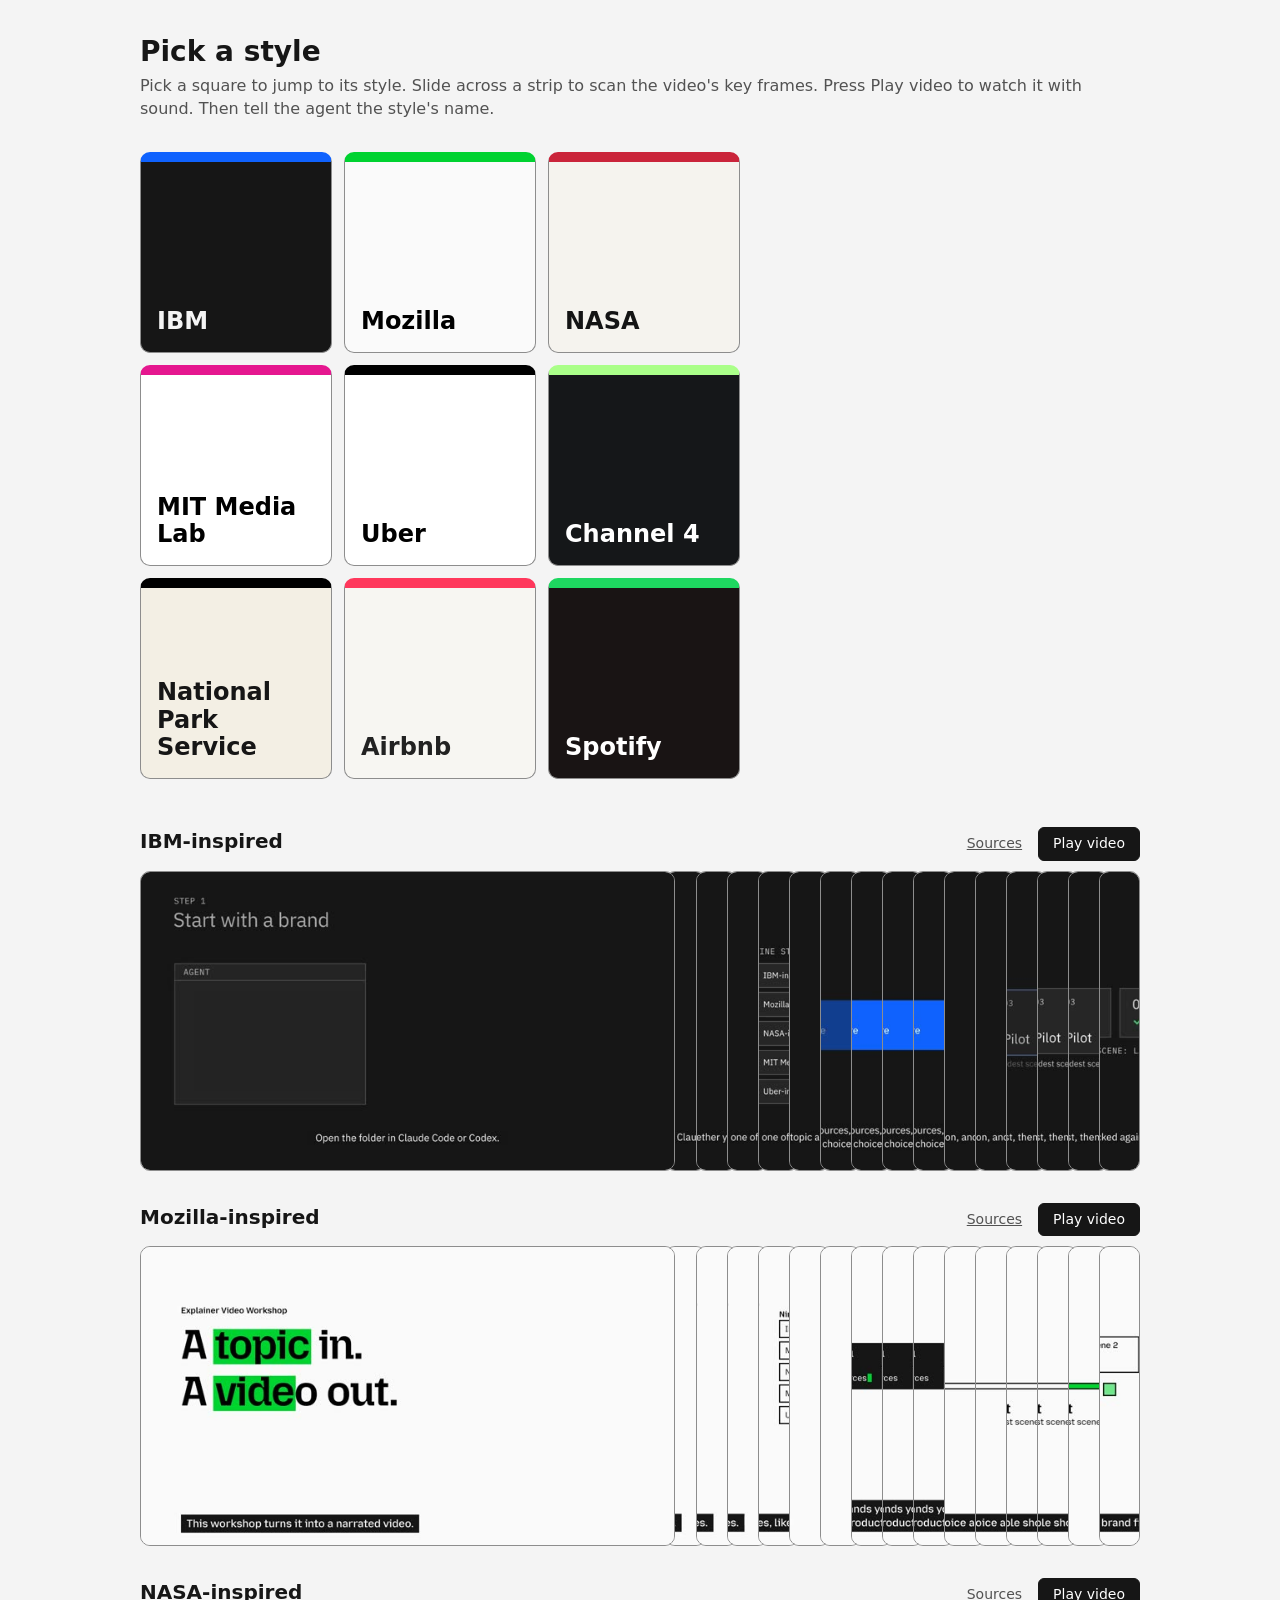
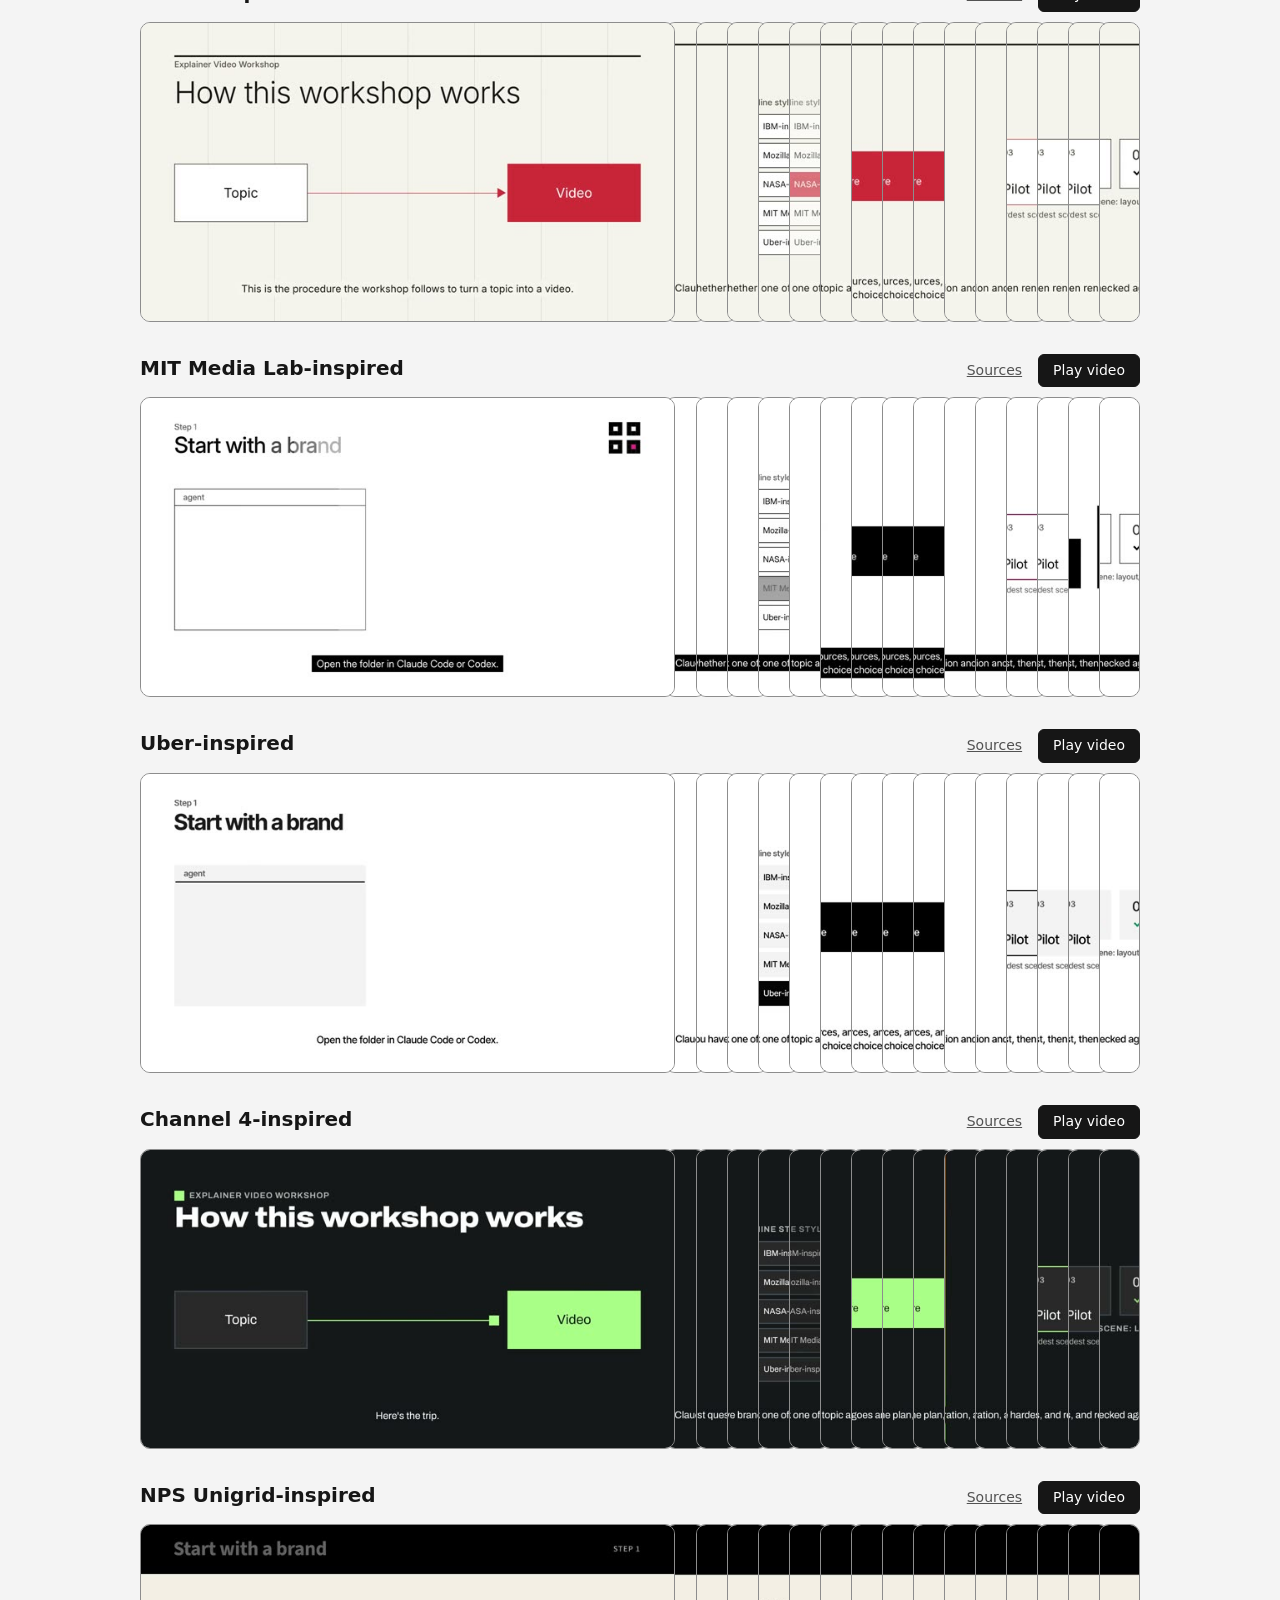
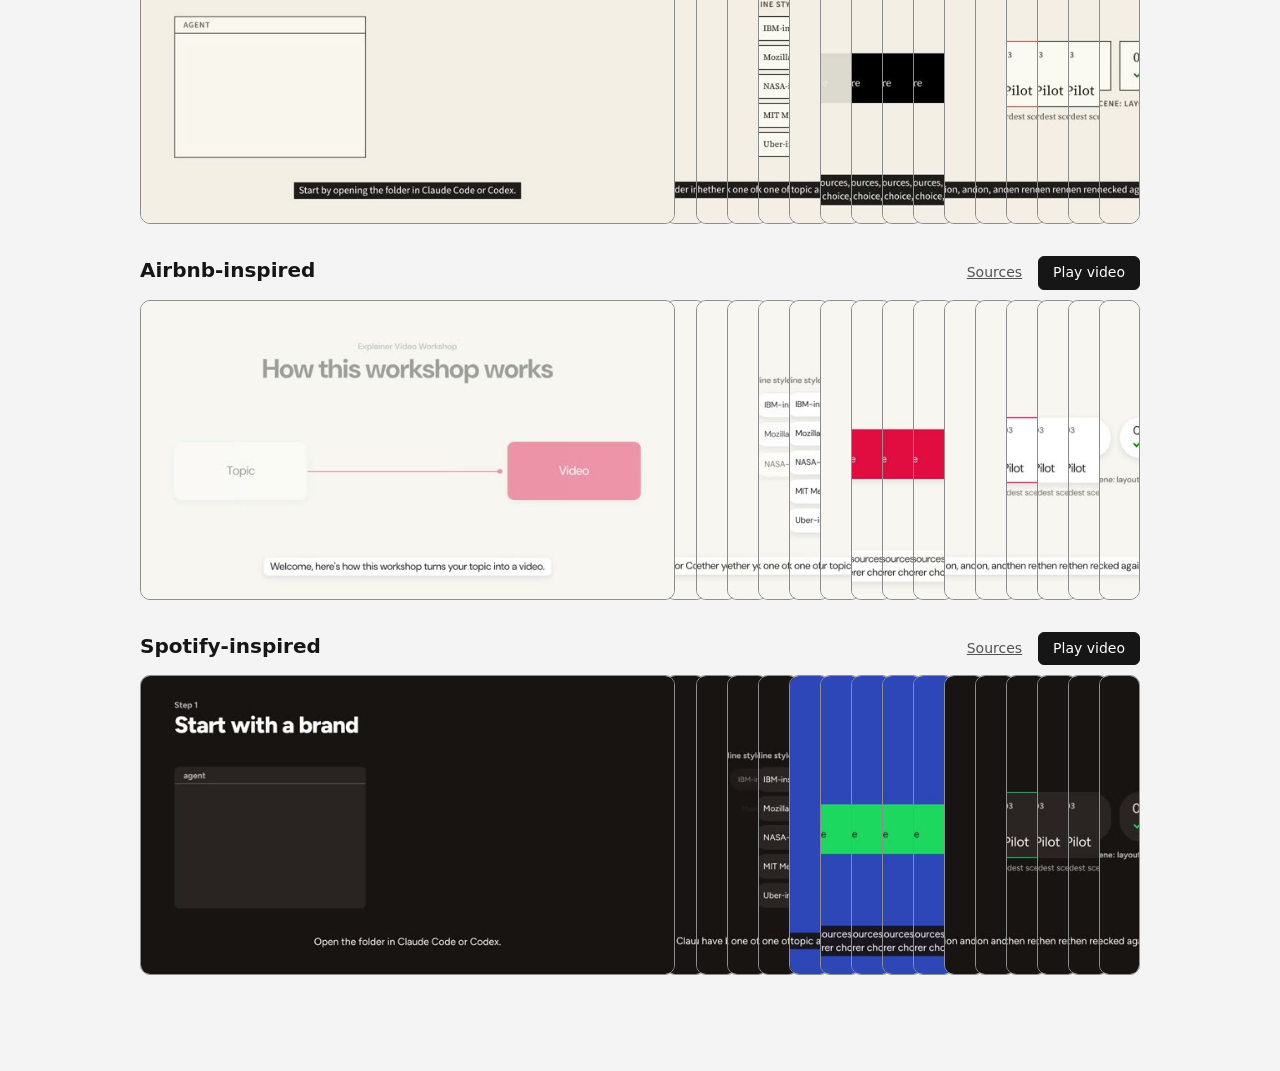
<file: brands/index.html>
<!doctype html>
<html lang="en">
<head>
<meta charset="utf-8">
<meta name="viewport" content="width=device-width, initial-scale=1">
<title>Explainer Video Workshop: pick a style</title>
<style>
  body { margin: 0; padding: 32px 16px 64px; font: 16px/1.4 system-ui, sans-serif; background: #f4f4f4; color: #161616; }
  main { max-width: 1000px; margin: 0 auto; }
  h1 { margin: 0 0 4px; font-size: 28px; }
  .lead { margin: 0 0 32px; color: #525252; }
  .card { margin: 0 0 32px; scroll-margin-top: 16px; }
  #tiles { display: grid; grid-template-columns: repeat(3, 1fr); gap: 12px; max-width: 600px; margin: 0 0 48px; }
  .tile { display: flex; align-items: flex-end; aspect-ratio: 1; padding: 16px; border: 1px solid #8d8d8d; border-top: 10px solid; border-radius: 10px; font-size: clamp(15px, 3.4vw, 24px); font-weight: 600; line-height: 1.15; text-decoration: none; }
  .tile:hover { transform: translateY(-2px); }
  html { scroll-behavior: smooth; }
  .card-head { display: flex; flex-wrap: wrap; align-items: baseline; gap: 8px 16px; margin: 0 0 10px; }
  .card-head h2 { margin: 0 auto 0 0; font-size: 20px; }
  .card-head a { color: #525252; font-size: 14px; }
  button { font: inherit; font-size: 14px; padding: 6px 14px; border: 1px solid #161616; border-radius: 6px; background: #161616; color: #fff; cursor: pointer; }
  button:hover { background: #393939; }
  :focus-visible { outline: 2px solid #0f62fe; outline-offset: 3px; }

  /* The container makes cqw track the bar's width, so the bar height and the expanded frame scale together. */
  .strip { container-type: inline-size; }
  .bar { --h: 30cqw; display: flex; height: var(--h); touch-action: pan-y; user-select: none; -webkit-user-select: none; }
  .frame { position: relative; flex: 1 1 0; min-width: 0; margin-left: -1cqw; overflow: hidden; border: 1px solid #8d8d8d; border-radius: 10px; background: #ddd; transition: flex-basis 200ms ease, flex-grow 200ms ease; }
  .frame:first-child { margin-left: 0; }
  .frame.open { flex: 0 0 calc(var(--h) * 16 / 9); z-index: 1; }
  .frame img { display: block; width: 100%; height: 100%; object-fit: cover; pointer-events: none; -webkit-user-drag: none; }

  dialog { width: min(960px, 94vw); padding: 0; border: 0; background: none; overflow: visible; }
  dialog::backdrop { background: rgb(0 0 0 / 70%); }
  dialog video { display: block; width: 100%; aspect-ratio: 16 / 9; border-radius: 8px; background: #000; }
  dialog .close { display: block; margin: 0 0 8px auto; border-color: rgb(255 255 255 / 60%); }

  @media (prefers-reduced-motion: reduce) { .frame { transition: none; } html { scroll-behavior: auto; } }
</style>
</head>
<body>
<main>
  <h1>Pick a style</h1>
  <p class="lead">Pick a square to jump to its style. Slide across a strip to scan the video's key frames. Press Play video to watch it with sound. Then tell the agent the style's name.</p>
  <nav id="tiles" aria-label="Styles"></nav>
  <div id="cards"></div>
</main>

<dialog id="player" aria-label="Video preview">
  <button class="close" type="button">Close</button>
  <video controls playsinline></video>
</dialog>

<script>
  const FRAMES = 16;
  const REPO = "https://github.com/jac-marais/explainer-video-workshop";
  // Tile colors are each preset's canvas, text and accent tokens.
  const STYLES = [
    ["ibm", "IBM-inspired", "IBM", "#161616", "#f4f4f4", "#0f62fe"],
    ["mozilla", "Mozilla-inspired", "Mozilla", "#fafafa", "#000000", "#00d230"],
    ["nasa", "NASA-inspired", "NASA", "#f5f3ee", "#141414", "#ca243a"],
    ["mit-media-lab", "MIT Media Lab-inspired", "MIT Media Lab", "#ffffff", "#000000", "#e5178f"],
    ["uber", "Uber-inspired", "Uber", "#ffffff", "#000000", "#000000"],
    ["channel-4", "Channel 4-inspired", "Channel 4", "#151719", "#ffffff", "#aaff89"],
    ["nps-unigrid", "NPS Unigrid-inspired", "National Park Service", "#f3efe4", "#161616", "#000000"],
    ["airbnb", "Airbnb-inspired", "Airbnb", "#f7f6f2", "#222222", "#ff385c"],
    ["spotify", "Spotify-inspired", "Spotify", "#191414", "#ffffff", "#1ed760"],
  ];

  const player = document.getElementById("player");
  const video = player.querySelector("video");

  function build(tag, props, children) {
    const node = document.createElement(tag);
    Object.assign(node, props);
    node.append(...children);
    return node;
  }

  function makeCard([slug, name]) {
    const frames = Array.from({ length: FRAMES }, (_, i) => {
      const img = build("img", {
        src: `frames/${slug}/${i + 1}.jpg`,
        alt: `${name}, frame ${i + 1} of ${FRAMES}`,
        loading: "lazy",
        draggable: false,
      }, []);
      return build("div", { className: "frame" }, [img]);
    });

    const bar = build("div", { className: "bar", tabIndex: 0 }, frames);
    bar.setAttribute("role", "group");
    bar.setAttribute("aria-label", `${name} key frames. Use the left and right arrow keys to browse.`);

    let selected = -1;
    const select = (i) => {
      i = Math.max(0, Math.min(FRAMES - 1, i));
      if (i === selected) return;
      if (selected >= 0) frames[selected].classList.remove("open");
      frames[i].classList.add("open");
      selected = i;
    };
    // Equal zones over the bar's fixed width keep the mapping stable while frame widths animate.
    const fromPointer = (e) => {
      const r = bar.getBoundingClientRect();
      select(Math.floor(((e.clientX - r.left) / r.width) * FRAMES));
    };
    bar.addEventListener("pointermove", fromPointer);
    bar.addEventListener("pointerdown", fromPointer);
    bar.addEventListener("keydown", (e) => {
      if (e.key === "ArrowRight") { select(selected + 1); e.preventDefault(); }
      if (e.key === "ArrowLeft") { select(selected - 1); e.preventDefault(); }
    });
    select(0);

    const sources = build("a", { href: `${REPO}/blob/main/brands/${slug}.md#provenance`, textContent: "Sources", target: "_blank", rel: "noopener" }, []);
    const play = build("button", { type: "button", textContent: "Play video" }, []);
    play.addEventListener("click", () => {
      video.src = `${slug}.mp4`;
      player.setAttribute("aria-label", `${name} video`);
      player.showModal();
      video.play();
    });

    return build("section", { className: "card", id: slug }, [
      build("div", { className: "card-head" }, [build("h2", { textContent: name }, []), sources, play]),
      build("div", { className: "strip" }, [bar]),
    ]);
  }

  document.getElementById("tiles").append(...STYLES.map(([slug, , short, bg, fg, accent]) => {
    const tile = build("a", { className: "tile", href: `#${slug}`, textContent: short }, []);
    tile.style.cssText = `background:${bg};color:${fg};border-top-color:${accent}`;
    return tile;
  }));
  document.getElementById("cards").append(...STYLES.map(makeCard));

  // Closing by any route (Esc, button, backdrop) fires "close", so one handler stops the audio.
  player.addEventListener("close", () => video.pause());
  player.querySelector(".close").addEventListener("click", () => player.close());
  player.addEventListener("click", (e) => { if (e.target === player) player.close(); });
</script>
</body>
</html>
</file>
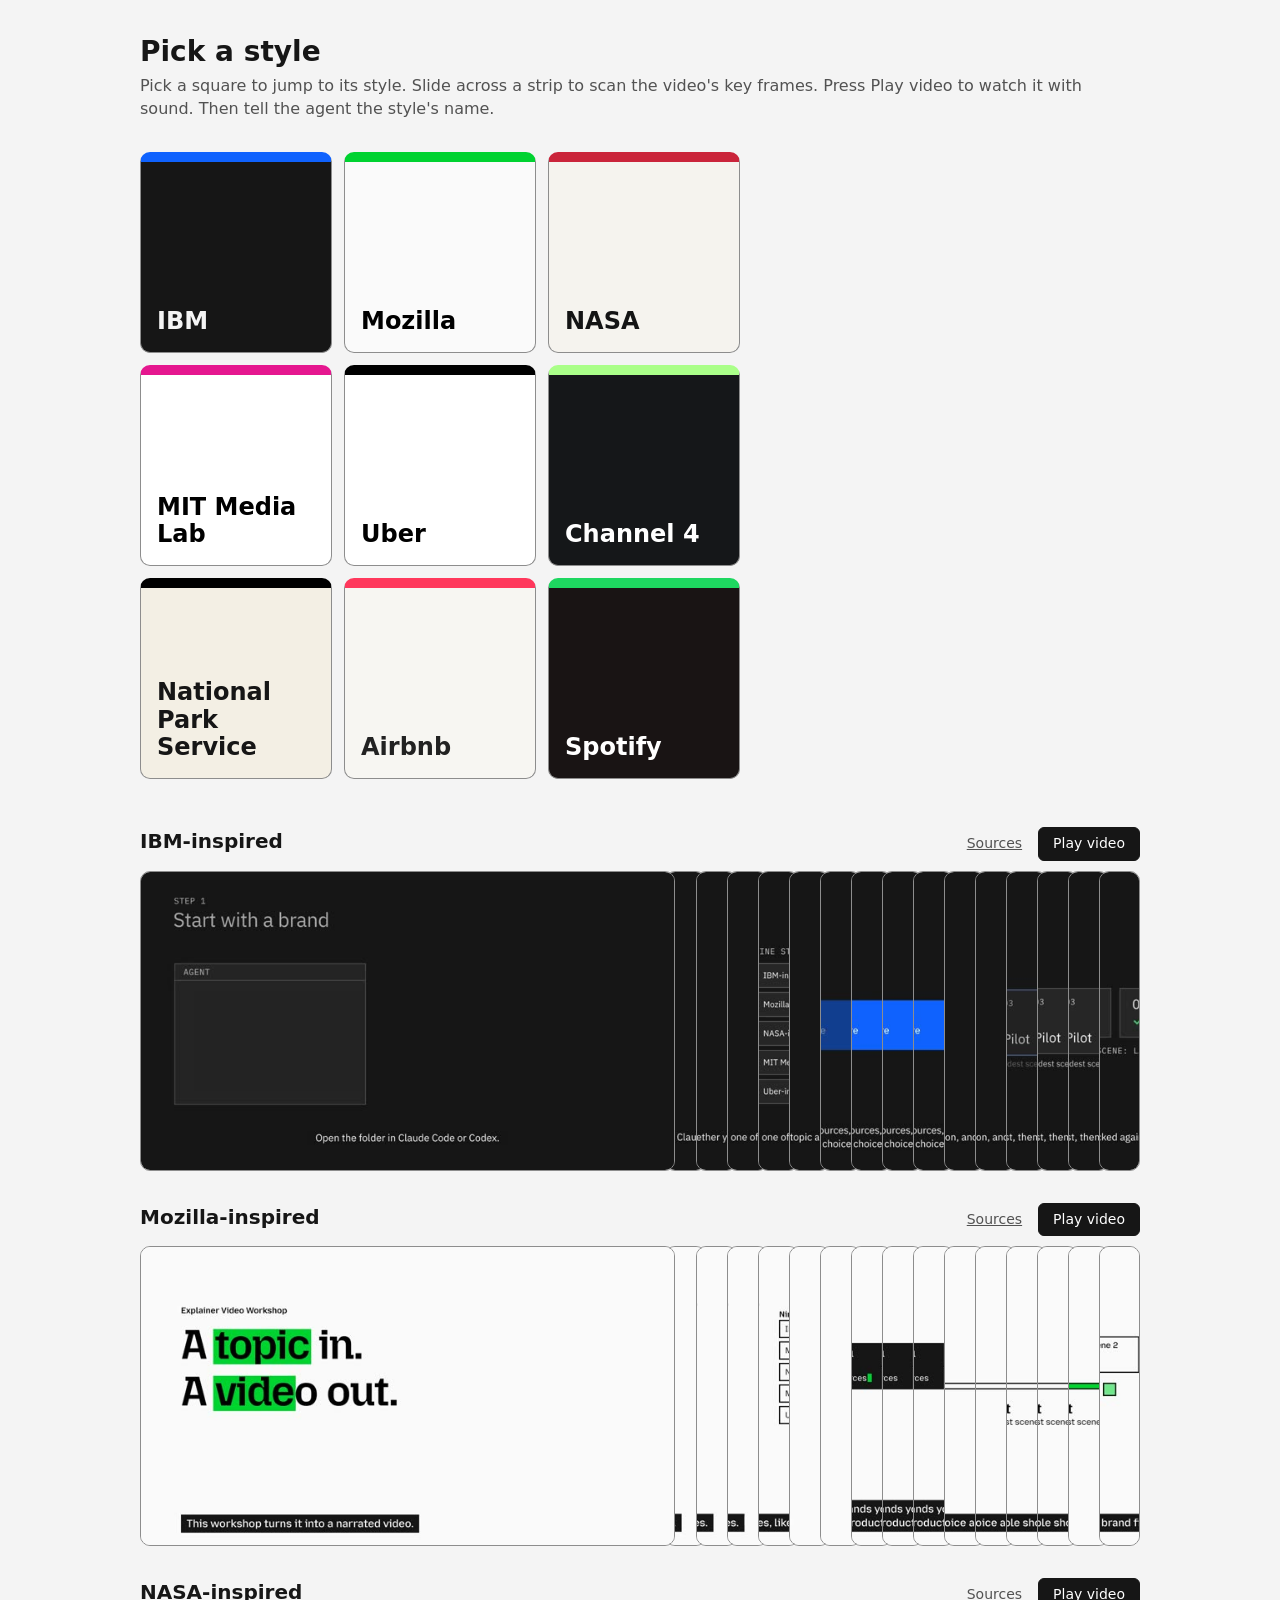
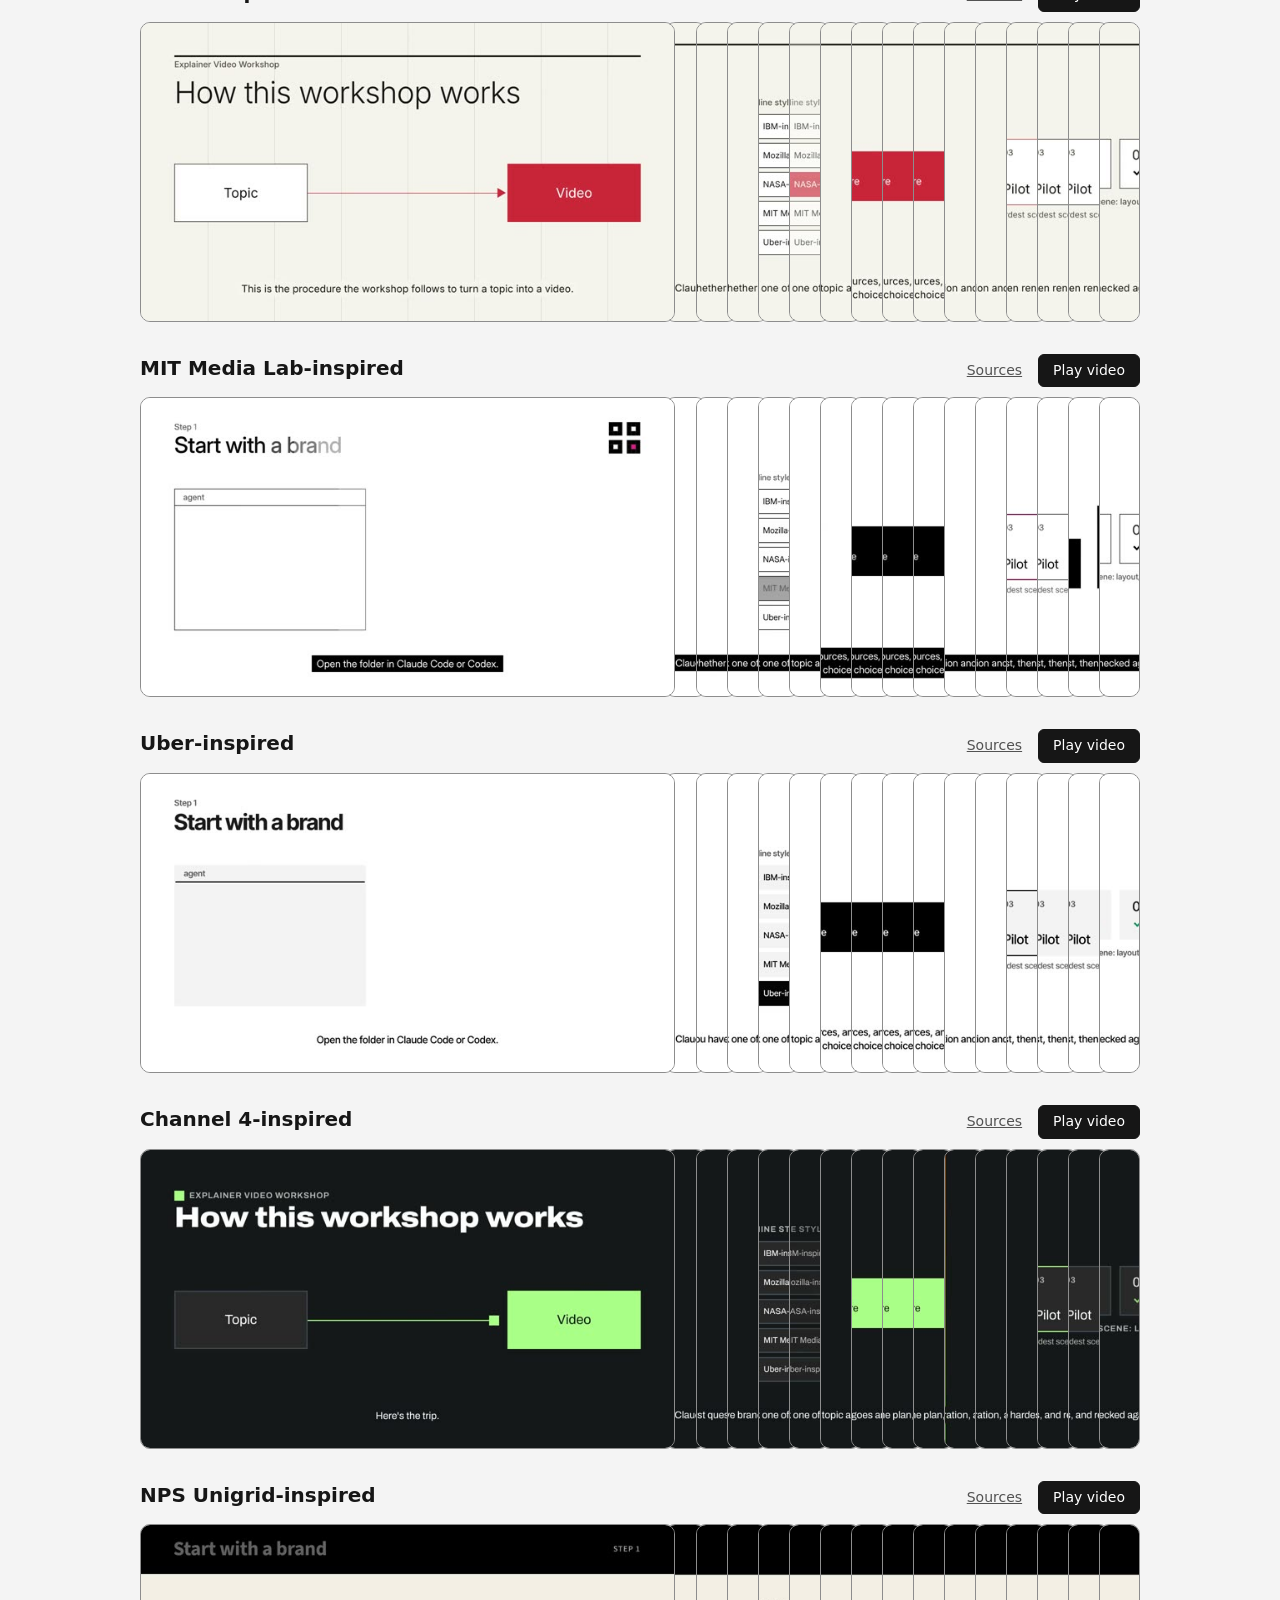
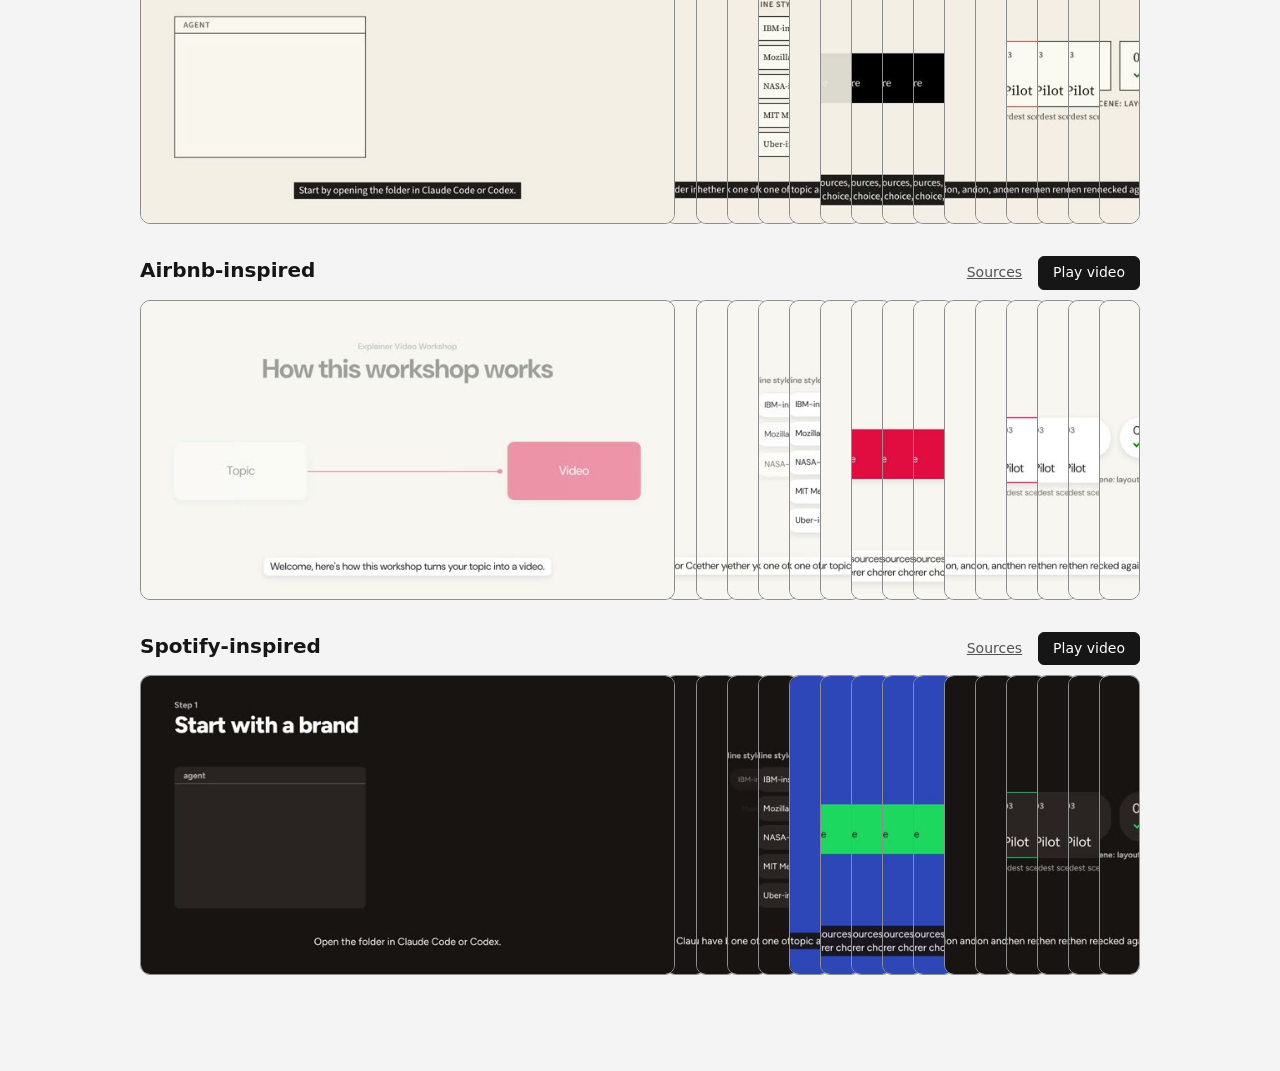
<file: templates/brands/index.html>
<!doctype html>
<html lang="en">
<head>
<meta charset="utf-8">
<meta name="viewport" content="width=device-width, initial-scale=1">
<title>Explainer Video Workshop: pick a style</title>
<style>
  body { margin: 0; padding: 32px 16px 64px; font: 16px/1.4 system-ui, sans-serif; background: #f4f4f4; color: #161616; }
  main { max-width: 1000px; margin: 0 auto; }
  h1 { margin: 0 0 4px; font-size: 28px; }
  .lead { margin: 0 0 32px; color: #525252; }
  .card { margin: 0 0 32px; scroll-margin-top: 16px; }
  #tiles { display: grid; grid-template-columns: repeat(3, 1fr); gap: 12px; max-width: 600px; margin: 0 0 48px; }
  .tile { display: flex; align-items: flex-end; aspect-ratio: 1; padding: 16px; border: 1px solid #8d8d8d; border-top: 10px solid; border-radius: 10px; font-size: clamp(15px, 3.4vw, 24px); font-weight: 600; line-height: 1.15; text-decoration: none; }
  .tile:hover { transform: translateY(-2px); }
  html { scroll-behavior: smooth; }
  .card-head { display: flex; flex-wrap: wrap; align-items: baseline; gap: 8px 16px; margin: 0 0 10px; }
  .card-head h2 { margin: 0 auto 0 0; font-size: 20px; }
  .card-head a { color: #525252; font-size: 14px; }
  button { font: inherit; font-size: 14px; padding: 6px 14px; border: 1px solid #161616; border-radius: 6px; background: #161616; color: #fff; cursor: pointer; }
  button:hover { background: #393939; }
  :focus-visible { outline: 2px solid #0f62fe; outline-offset: 3px; }

  /* The container makes cqw track the bar's width, so the bar height and the expanded frame scale together. */
  .strip { container-type: inline-size; }
  .bar { --h: 30cqw; display: flex; height: var(--h); touch-action: pan-y; user-select: none; -webkit-user-select: none; }
  .frame { position: relative; flex: 1 1 0; min-width: 0; margin-left: -1cqw; overflow: hidden; border: 1px solid #8d8d8d; border-radius: 10px; background: #ddd; transition: flex-basis 200ms ease, flex-grow 200ms ease; }
  .frame:first-child { margin-left: 0; }
  .frame.open { flex: 0 0 calc(var(--h) * 16 / 9); z-index: 1; }
  .frame img { display: block; width: 100%; height: 100%; object-fit: cover; pointer-events: none; -webkit-user-drag: none; }

  dialog { width: min(960px, 94vw); padding: 0; border: 0; background: none; overflow: visible; }
  dialog::backdrop { background: rgb(0 0 0 / 70%); }
  dialog video { display: block; width: 100%; aspect-ratio: 16 / 9; border-radius: 8px; background: #000; }
  dialog .close { display: block; margin: 0 0 8px auto; border-color: rgb(255 255 255 / 60%); }

  @media (prefers-reduced-motion: reduce) { .frame { transition: none; } html { scroll-behavior: auto; } }
</style>
</head>
<body>
<main>
  <h1>Pick a style</h1>
  <p class="lead">Pick a square to jump to its style. Slide across a strip to scan the video's key frames. Press Play video to watch it with sound. Then tell the agent the style's name.</p>
  <nav id="tiles" aria-label="Styles"></nav>
  <div id="cards"></div>
</main>

<dialog id="player" aria-label="Video preview">
  <button class="close" type="button">Close</button>
  <video controls playsinline></video>
</dialog>

<script>
  const FRAMES = 16;
  const REPO = "https://github.com/jac-marais/explainer-video-workshop";
  // Tile colors are each preset's canvas, text and accent tokens.
  const STYLES = [
    ["ibm", "IBM-inspired", "IBM", "#161616", "#f4f4f4", "#0f62fe"],
    ["mozilla", "Mozilla-inspired", "Mozilla", "#fafafa", "#000000", "#00d230"],
    ["nasa", "NASA-inspired", "NASA", "#f5f3ee", "#141414", "#ca243a"],
    ["mit-media-lab", "MIT Media Lab-inspired", "MIT Media Lab", "#ffffff", "#000000", "#e5178f"],
    ["uber", "Uber-inspired", "Uber", "#ffffff", "#000000", "#000000"],
    ["channel-4", "Channel 4-inspired", "Channel 4", "#151719", "#ffffff", "#aaff89"],
    ["nps-unigrid", "NPS Unigrid-inspired", "National Park Service", "#f3efe4", "#161616", "#000000"],
    ["airbnb", "Airbnb-inspired", "Airbnb", "#f7f6f2", "#222222", "#ff385c"],
    ["spotify", "Spotify-inspired", "Spotify", "#191414", "#ffffff", "#1ed760"],
  ];

  const player = document.getElementById("player");
  const video = player.querySelector("video");

  function build(tag, props, children) {
    const node = document.createElement(tag);
    Object.assign(node, props);
    node.append(...children);
    return node;
  }

  function makeCard([slug, name]) {
    const frames = Array.from({ length: FRAMES }, (_, i) => {
      const img = build("img", {
        src: `frames/${slug}/${i + 1}.jpg`,
        alt: `${name}, frame ${i + 1} of ${FRAMES}`,
        loading: "lazy",
        draggable: false,
      }, []);
      return build("div", { className: "frame" }, [img]);
    });

    const bar = build("div", { className: "bar", tabIndex: 0 }, frames);
    bar.setAttribute("role", "group");
    bar.setAttribute("aria-label", `${name} key frames. Use the left and right arrow keys to browse.`);

    let selected = -1;
    const select = (i) => {
      i = Math.max(0, Math.min(FRAMES - 1, i));
      if (i === selected) return;
      if (selected >= 0) frames[selected].classList.remove("open");
      frames[i].classList.add("open");
      selected = i;
    };
    // Equal zones over the bar's fixed width keep the mapping stable while frame widths animate.
    const fromPointer = (e) => {
      const r = bar.getBoundingClientRect();
      select(Math.floor(((e.clientX - r.left) / r.width) * FRAMES));
    };
    bar.addEventListener("pointermove", fromPointer);
    bar.addEventListener("pointerdown", fromPointer);
    bar.addEventListener("keydown", (e) => {
      if (e.key === "ArrowRight") { select(selected + 1); e.preventDefault(); }
      if (e.key === "ArrowLeft") { select(selected - 1); e.preventDefault(); }
    });
    select(0);

    const sources = build("a", { href: `${REPO}/blob/main/templates/brands/${slug}.md#provenance`, textContent: "Sources", target: "_blank", rel: "noopener" }, []);
    const play = build("button", { type: "button", textContent: "Play video" }, []);
    play.addEventListener("click", () => {
      video.src = `${slug}.mp4`;
      player.setAttribute("aria-label", `${name} video`);
      player.showModal();
      video.play();
    });

    return build("section", { className: "card", id: slug }, [
      build("div", { className: "card-head" }, [build("h2", { textContent: name }, []), sources, play]),
      build("div", { className: "strip" }, [bar]),
    ]);
  }

  document.getElementById("tiles").append(...STYLES.map(([slug, , short, bg, fg, accent]) => {
    const tile = build("a", { className: "tile", href: `#${slug}`, textContent: short }, []);
    tile.style.cssText = `background:${bg};color:${fg};border-top-color:${accent}`;
    return tile;
  }));
  document.getElementById("cards").append(...STYLES.map(makeCard));

  // Closing by any route (Esc, button, backdrop) fires "close", so one handler stops the audio.
  player.addEventListener("close", () => video.pause());
  player.querySelector(".close").addEventListener("click", () => player.close());
  player.addEventListener("click", (e) => { if (e.target === player) player.close(); });
</script>
</body>
</html>
</file>
